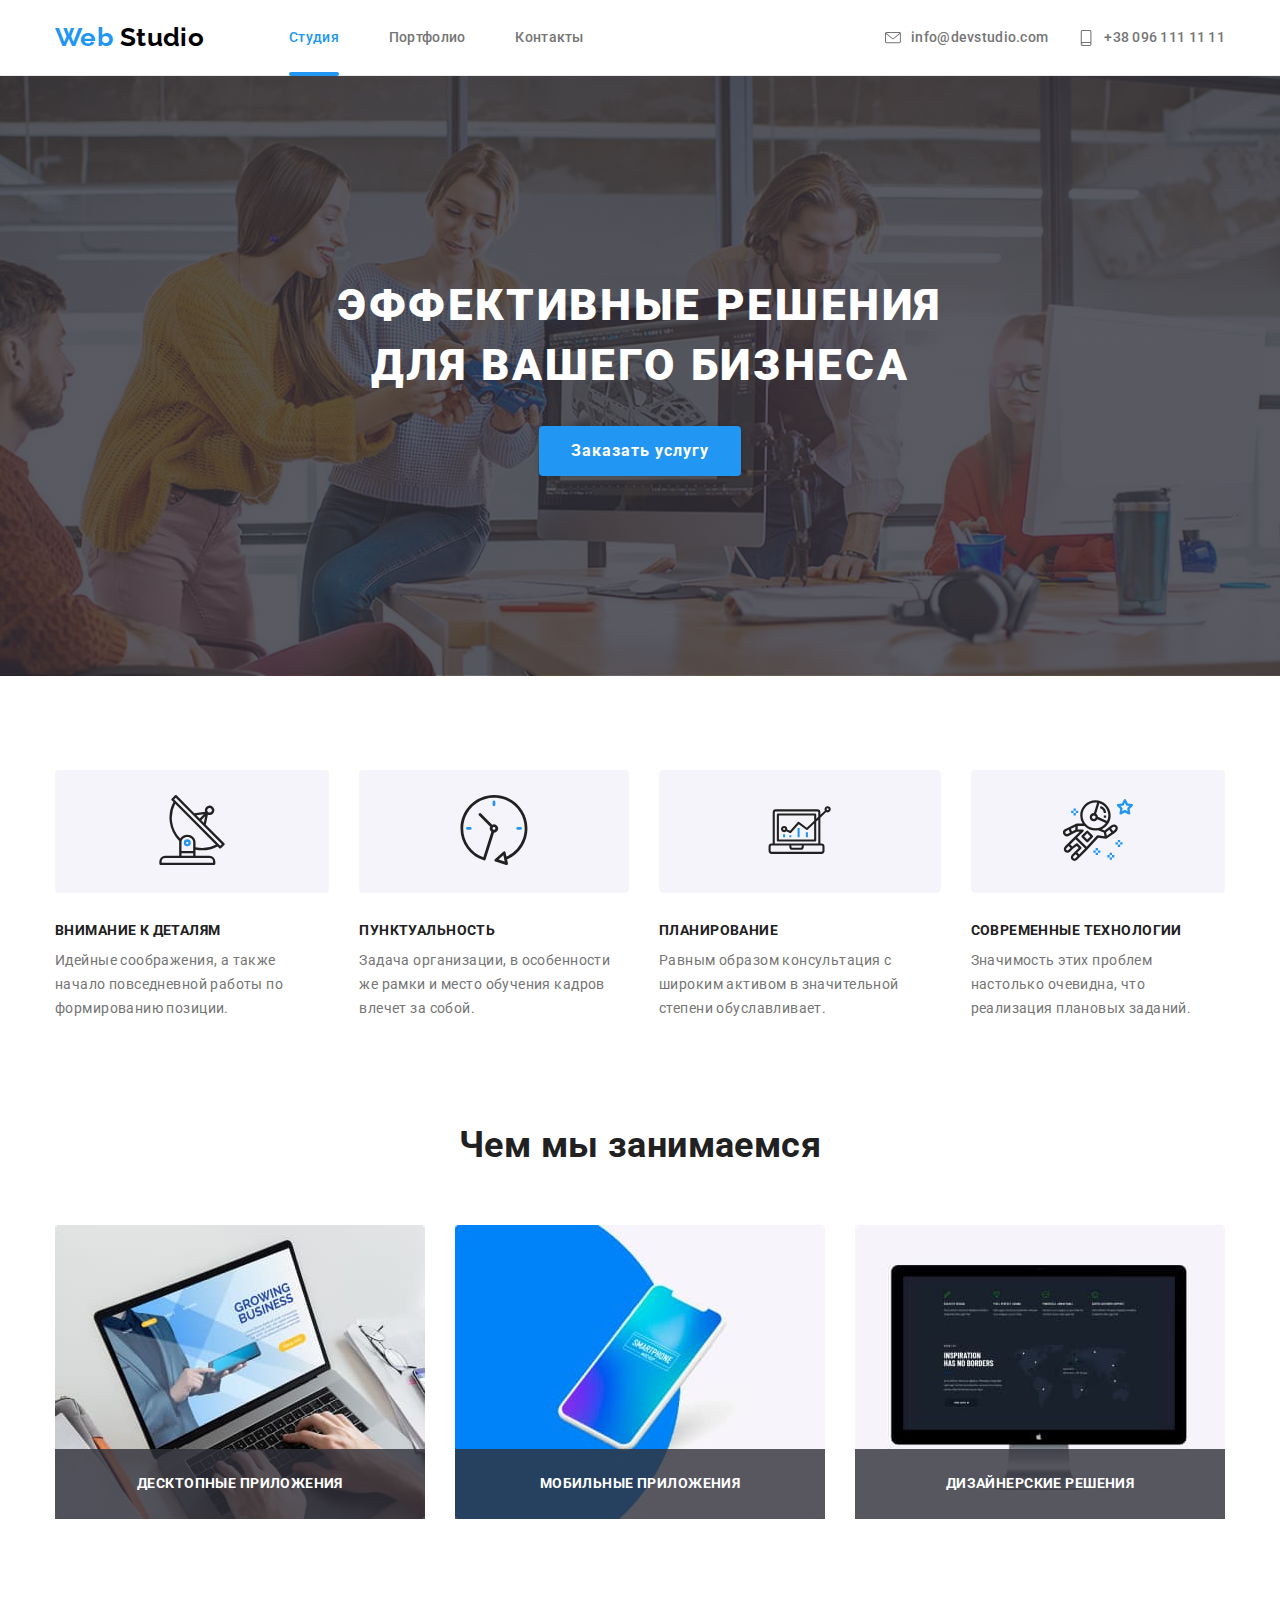
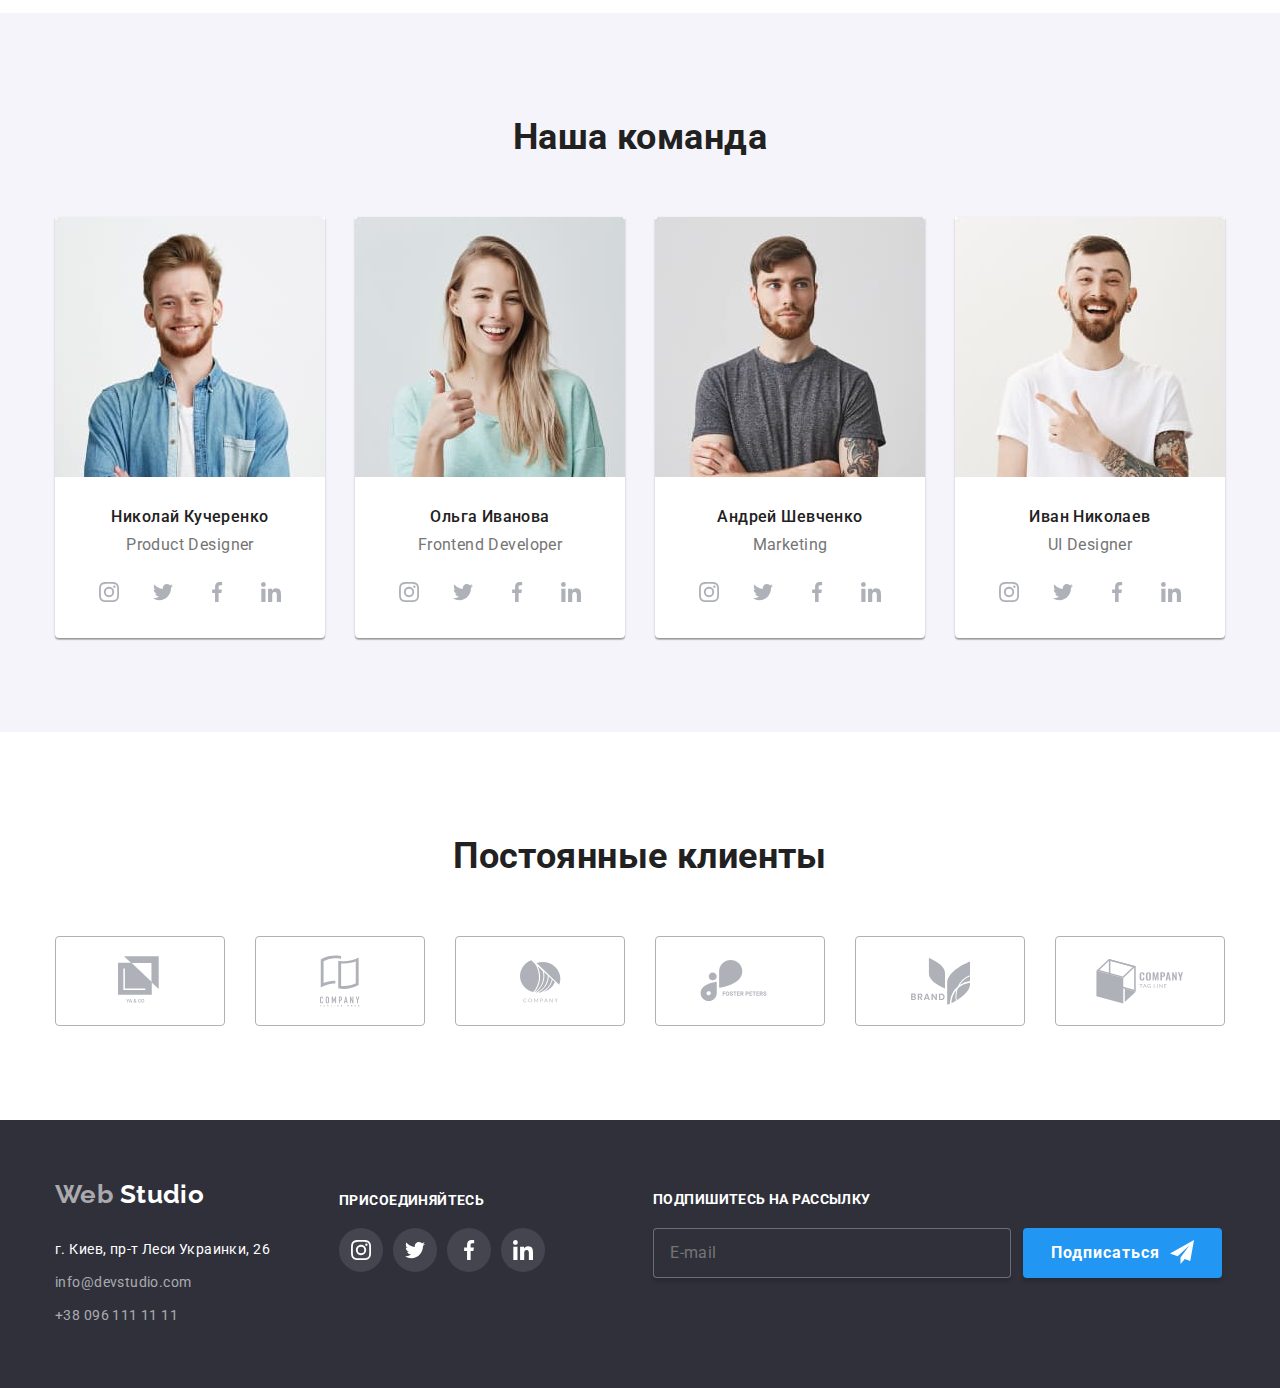
<file: index.html>
<!DOCTYPE html>
<html lang="ru">
  <head>
    <meta charset="UTF-8" />
    <meta name="viewport" content="width=device-width, initial-scale=1.0" />
    <title>
      Web Studio
    </title>
    <link
      href="https://fonts.googleapis.com/css2?family=Raleway:wght@400;700&family=Roboto:wght@400;500;700;900&display=swap"
      rel="stylesheet"
    />
    <link
      rel="stylesheet"
      href="https://cdnjs.cloudflare.com/ajax/libs/modern-normalize/0.6.0/modern-normalize.min.css"
    />
    <link rel="stylesheet" href="./css/styles.css" />
  </head>
  <body>
    <header>
      <nav class="container nav-display-flex">
        <a href="./index.html" class="logo-header-link">Web <span>Studio</span></a>

        <ul class="nav-menu-list">
          <li>
            <a href="./index.html" class="active" aria-label="Гланая страница">Студия</a>
          </li>
          <li>
            <a href="./portfolio.html" aria-label="Портфолио">Портфолио</a>
          </li>
          <li>
            <a href="#" aria-label="Контакты">Контакты</a>
          </li>
        </ul>

        <ul class="nav-contacts-list">
          <li>
            <a href="mailto:info@devstudio.com" aria-label="Написать письмо нам"
              ><span class="icon-nav-svg"
                ><svg width="16" height="16">
                  <use href="./images/sprite-min.svg#icon-email"></use></svg></span
              >info@devstudio.com</a
            >
          </li>
          <li>
            <a href="tel:+380961111111" aria-label="Позвонить нам"
              ><span class="icon-nav-svg"
                ><svg width="16" height="16">
                  <use href="./images/sprite-min.svg#icon-phone"></use></svg></span
              >+38 096 111 11 11</a
            >
          </li>
        </ul>
      </nav>
    </header>

    <main>
      <!-- Секция заказа. Главный блок -->
      <section class="section-hero">
        <div class="container">
          <h1>
            эффективные решения
            <br />
            для вашего бизнеса
          </h1>
          <a href="#" data-modal-open>Заказать услугу</a>
        </div>
      </section>

      <!-- Ценности. Скилы -->
      <section class="section-skills container">
        <!-- Скрыть -->
        <h2 class="visually-hidden">
          Наши ценности
        </h2>
        <ul>
          <li>
            <div class="pic-svg">
              <svg width="70px" height="70px">
                <use href="./images/sprite-min.svg#icon-antenna"></use>
              </svg>
            </div>
            <h3>
              Внимание к деталям
            </h3>
            <p>
              Идейные соображения, а также начало повседневной работы по формированию позиции.
            </p>
          </li>
          <li>
            <div class="pic-svg">
              <svg width="70px" height="70px">
                <use href="./images/sprite-min.svg#icon-clock"></use>
              </svg>
            </div>
            <h3>
              Пунктуальность
            </h3>
            <p>
              Задача организации, в особенности же рамки и место обучения кадров влечет за собой.
            </p>
          </li>
          <li>
            <div class="pic-svg">
              <svg width="70px" height="70px">
                <use href="./images/sprite-min.svg#icon-diagram"></use>
              </svg>
            </div>
            <h3>
              Планирование
            </h3>
            <p>
              Равным образом консультация с широким активом в значительной степени обуславливает.
            </p>
          </li>
          <li>
            <div class="pic-svg">
              <svg width="70px" height="70px">
                <use href="./images/sprite-min.svg#icon-astronaut"></use>
              </svg>
            </div>
            <h3>
              Современные технологии
            </h3>
            <p>
              Значимость этих проблем настолько очевидна, что реализация плановых заданий.
            </p>
          </li>
        </ul>
      </section>

      <!-- Что делают -->
      <section class="section-what-do container">
        <h2>
          Чем мы занимаемся
        </h2>
        <ul>
          <li>
            <img
              src="./images/content/img/index/desktop.jpg"
              alt="Десктопные приложения"
              width="370"
            />
            <div class="what-do-div">
              <h3>
                Десктопные приложения
              </h3>
            </div>
          </li>
          <li>
            <img
              src="./images/content/img/index/mobile.jpg"
              alt="Мобильные приложения"
              width="370"
            />
            <div class="what-do-div">
              <h3>
                Мобильные приложения
              </h3>
            </div>
          </li>
          <li>
            <img
              src="./images/content/img/index/desing.jpg"
              alt="Дизайнерские решения"
              width="370"
            />
            <div class="what-do-div">
              <h3>
                Дизайнерские решения
              </h3>
            </div>
          </li>
        </ul>
      </section>

      <!-- Команда. Сотрудники -->
      <section class="section-team">
        <div class="container">
          <h2>
            Наша команда
          </h2>
          <ul class="card-list">
            <li>
              <img
                src="./images/content/img/index/person-1.jpg"
                alt="Николай Кучеренко фото"
                width="270"
                title="Николай Кучеренко"
              />
              <h3>
                Николай Кучеренко
              </h3>
              <p>
                Product Designer
              </p>
              <ul class="card-social-list">
                <li>
                  <a href="#" class="social-icon-link">
                    <svg width="20px" height="20px">
                      <use href="./images/sprite-min.svg#icon-instagram"></use>
                    </svg>
                  </a>
                </li>
                <li>
                  <a href="#" class="social-icon-link">
                    <svg width="20px" height="20px">
                      <use href="./images/sprite-min.svg#icon-twitter"></use>
                    </svg>
                  </a>
                </li>
                <li>
                  <a href="#" class="social-icon-link">
                    <svg width="20px" height="20px">
                      <use href="./images/sprite-min.svg#icon-facebook"></use>
                    </svg>
                  </a>
                </li>
                <li>
                  <a href="#" class="social-icon-link">
                    <svg width="20px" height="20px">
                      <use href="./images/sprite-min.svg#icon-linkedin"></use>
                    </svg>
                  </a>
                </li>
              </ul>
            </li>
            <li>
              <img
                src="./images/content/img/index/person-2.jpg"
                alt="Ольга Иванова фото"
                width="270"
                title="Ольга Иванова"
              />
              <h3>
                Ольга Иванова
              </h3>
              <p>
                Frontend Developer
              </p>
              <ul class="card-social-list">
                <li>
                  <a href="#" class="social-icon-link">
                    <svg width="20px" height="20px">
                      <use href="./images/sprite-min.svg#icon-instagram"></use>
                    </svg>
                  </a>
                </li>
                <li>
                  <a href="#" class="social-icon-link">
                    <svg width="20px" height="20px">
                      <use href="./images/sprite-min.svg#icon-twitter"></use>
                    </svg>
                  </a>
                </li>
                <li>
                  <a href="#" class="social-icon-link">
                    <svg width="20px" height="20px">
                      <use href="./images/sprite-min.svg#icon-facebook"></use>
                    </svg>
                  </a>
                </li>
                <li>
                  <a href="#" class="social-icon-link">
                    <svg width="20px" height="20px">
                      <use href="./images/sprite-min.svg#icon-linkedin"></use>
                    </svg>
                  </a>
                </li>
              </ul>
            </li>
            <li>
              <img
                src="./images/content/img/index/person-3.jpg"
                alt="Андрей Шевченко фото"
                width="270"
                title="Андрей Шевченко"
              />
              <h3>
                Андрей Шевченко
              </h3>
              <p>
                Marketing
              </p>
              <ul class="card-social-list">
                <li>
                  <a href="#" class="social-icon-link">
                    <svg width="20px" height="20px">
                      <use href="./images/sprite-min.svg#icon-instagram"></use>
                    </svg>
                  </a>
                </li>
                <li>
                  <a href="#" class="social-icon-link">
                    <svg width="20px" height="20px">
                      <use href="./images/sprite-min.svg#icon-twitter"></use>
                    </svg>
                  </a>
                </li>
                <li>
                  <a href="#" class="social-icon-link">
                    <svg width="20px" height="20px">
                      <use href="./images/sprite-min.svg#icon-facebook"></use>
                    </svg>
                  </a>
                </li>
                <li>
                  <a href="#" class="social-icon-link">
                    <svg width="20px" height="20px">
                      <use href="./images/sprite-min.svg#icon-linkedin"></use>
                    </svg>
                  </a>
                </li>
              </ul>
            </li>
            <li>
              <img
                src="./images/content/img/index/person-4.jpg"
                alt="Иван Николаев фото"
                width="270"
                title="Иван Николаев"
              />
              <h3>
                Иван Николаев
              </h3>
              <p>
                UI Designer
              </p>
              <ul class="card-social-list">
                <li>
                  <a href="#" class="social-icon-link">
                    <svg width="20px" height="20px">
                      <use href="./images/sprite-min.svg#icon-instagram"></use>
                    </svg>
                  </a>
                </li>
                <li>
                  <a href="#" class="social-icon-link">
                    <svg width="20px" height="20px">
                      <use href="./images/sprite-min.svg#icon-twitter"></use>
                    </svg>
                  </a>
                </li>
                <li>
                  <a href="#" class="social-icon-link">
                    <svg width="20px" height="20px">
                      <use href="./images/sprite-min.svg#icon-facebook"></use>
                    </svg>
                  </a>
                </li>
                <li>
                  <a href="#" class="social-icon-link">
                    <svg width="20px" height="20px">
                      <use href="./images/sprite-min.svg#icon-linkedin"></use>
                    </svg>
                  </a>
                </li>
              </ul>
            </li>
          </ul>
        </div>
      </section>

      <!-- Клиенты -->
      <section class="section-clients container">
        <h2>
          Постоянные клиенты
        </h2>
        <ul>
          <li>
            <a href="#" aria-label="Ссылка на сайт Компании-1" class="client-link">
              <svg width="45px" height="50px">
                <use href="./images/sprite-min.svg#icon-client-1"></use>
              </svg>
            </a>
          </li>
          <li>
            <a href="#" aria-label="Ссылка на сайт Компании-2" class="client-link">
              <svg width="40px" height="52px">
                <use href="./images/sprite-min.svg#icon-client-2"></use>
              </svg>
            </a>
          </li>
          <li>
            <a href="#" aria-label="Ссылка на сайт Компании-3" class="client-link">
              <svg width="41px" height="43px">
                <use href="./images/sprite-min.svg#icon-client-3"></use>
              </svg>
            </a>
          </li>
          <li>
            <a href="#" aria-label="Ссылка на сайт Компании-4" class="client-link">
              <svg width="80px" height="42px">
                <use href="./images/sprite-min.svg#icon-client-4"></use>
              </svg>
            </a>
          </li>
          <li>
            <a href="#" aria-label="Ссылка на сайт Компании-5" class="client-link">
              <svg width="59px" height="47px">
                <use href="./images/sprite-min.svg#icon-client-5"></use>
              </svg>
            </a>
          </li>
          <li>
            <a href="#" aria-label="Ссылка на сайт Компании-6" class="client-link">
              <svg width="88px" height="45px">
                <use href="./images/sprite-min.svg#icon-client-6"></use>
              </svg>
            </a>
          </li>
        </ul>
      </section>
    </main>

    <!-- Footer -->
    <footer>
      <div class="container">
        <div class="footer-content">
          <!-- Contacts -->
          <section class="footer-section-contacts">
            <h2 class="visually-hidden">
              Контакты
            </h2>
            <a href="./index.html" class="logo-footer-link">Web <span>Studio</span></a>
            <address>
              <ul class="footer-contacts-list">
                <li>
                  <p>
                    г. Киев, пр-т Леси Украинки, 26
                  </p>
                </li>
                <li>
                  <a href="mailto:info@devstudio.com">info@devstudio.com</a>
                </li>
                <li>
                  <a href="tel:+380961111111">+38 096 111 11 11</a>
                </li>
              </ul>
            </address>
          </section>

          <!-- Follow me -->
          <section class="footer-section-follow-me">
            <h2 class="visually-hidden">Мы в социальных сетях</h2>
            <b>присоединяйтесь</b>
            <ul>
              <li>
                <a href="#" aria-label="Ссылка на Instagram" class="social-icon-link">
                  <svg width="20px" height="20px">
                    <use href="./images/sprite-min.svg#icon-instagram"></use>
                  </svg>
                </a>
              </li>
              <li>
                <a href="#" aria-label="Ссылка на Twitter" class="social-icon-link">
                  <svg width="20px" height="20px">
                    <use href="./images/sprite-min.svg#icon-twitter"></use>
                  </svg>
                </a>
              </li>
              <li>
                <a href="#" aria-label="Ссылка на Facebook" class="social-icon-link">
                  <svg width="20px" height="20px">
                    <use href="./images/sprite-min.svg#icon-facebook"></use>
                  </svg>
                </a>
              </li>
              <li>
                <a href="#" aria-label="Ссылка на Linkedin" class="social-icon-link">
                  <svg width="20px" height="20px">
                    <use href="./images/sprite-min.svg#icon-linkedin"></use>
                  </svg>
                </a>
              </li>
            </ul>
          </section>

          <section class="footer-section-subscribe">
            <h2>Подпишитесь на рассылку</h2>
            <form class="form-subscribe" autocomplete="off">
              <label class="form-subscribe-field">
                <input type="email" class="form-subscribe-input" name="mail" placeholder="E-mail" />
              </label>
              <button type="submit" class="form-subscribe-submit">
                <span class="form-subscribe-label">Подписаться</span>
                <span class="form-subscribe-icon">
                  <svg width="24px" height="24px">
                    <use href="./images/sprite-min.svg#icon-send"></use>
                  </svg>
                </span>
              </button>
            </form>
          </section>
        </div>
        <!-- Copyright -->
        <!-- <section class="footer-section-copyright">
          <p>2020 | Developed by GoIT Students</p>
        </section> -->
      </div>
    </footer>

    <!-- Modal -->
    <div class="backdrop is-hidden" data-modal>
      <div class="modal">
        <button class="btn-close" data-modal-close>
          <svg width="11px" height="11px">
            <use href="./images/sprite-min.svg#icon-close"></use>
          </svg>
        </button>
        <h2>Оставьте свои данные, мы вам перезвоним</h2>
        <form class="form-callback" autocomplete="off">
          <label class="form-callback-field">
            <input type="text" class="form-callback-input" name="name" placeholder=" " />
            <span class="form-callback-icon">
              <svg width="12px" height="12px">
                <use href="./images/sprite-min.svg#icon-human"></use>
              </svg>
            </span>
            <span class="form-callback-label">Имя</span>
          </label>
          <label class="form-callback-field">
            <input type="tel" class="form-callback-input" name="phone" placeholder=" " />
            <span class="form-callback-icon">
              <svg width="12px" height="12px">
                <use href="./images/sprite-min.svg#icon-phone-2"></use>
              </svg>
            </span>
            <span class="form-callback-label">Телефон</span>
          </label>
          <label class="form-callback-field">
            <input type="email" class="form-callback-input" name="email" placeholder=" " />
            <span class="form-callback-icon">
              <svg width="12px" height="12px">
                <use href="./images/sprite-min.svg#icon-email-2"></use>
              </svg>
            </span>
            <span class="form-callback-label">Почта</span>
          </label>
          <div class="textarea-wrapper">
            <textarea name="comment" class="form-callback-textarea" placeholder=" "></textarea>
            <span class="form-callback-text">Комментарий</span>
          </div>
          <label class="form-callback-checkbox">
            <input type="checkbox" class="form-callback-checkbox--input" name="callback-agree" />
            <span class="form-callback-icon--checkbox"></span>
            <span class="form-callback-text--checkbox">Соглашаюсь с рассылкой и принимаю</span>
            <a href="#">Условия договора</a>
          </label>
          <button type="submit" class="form-callback-submit">Отправить</button>
        </form>
      </div>
    </div>

    <script src="./js/modal.js"></script>
  </body>
</html>
</file>
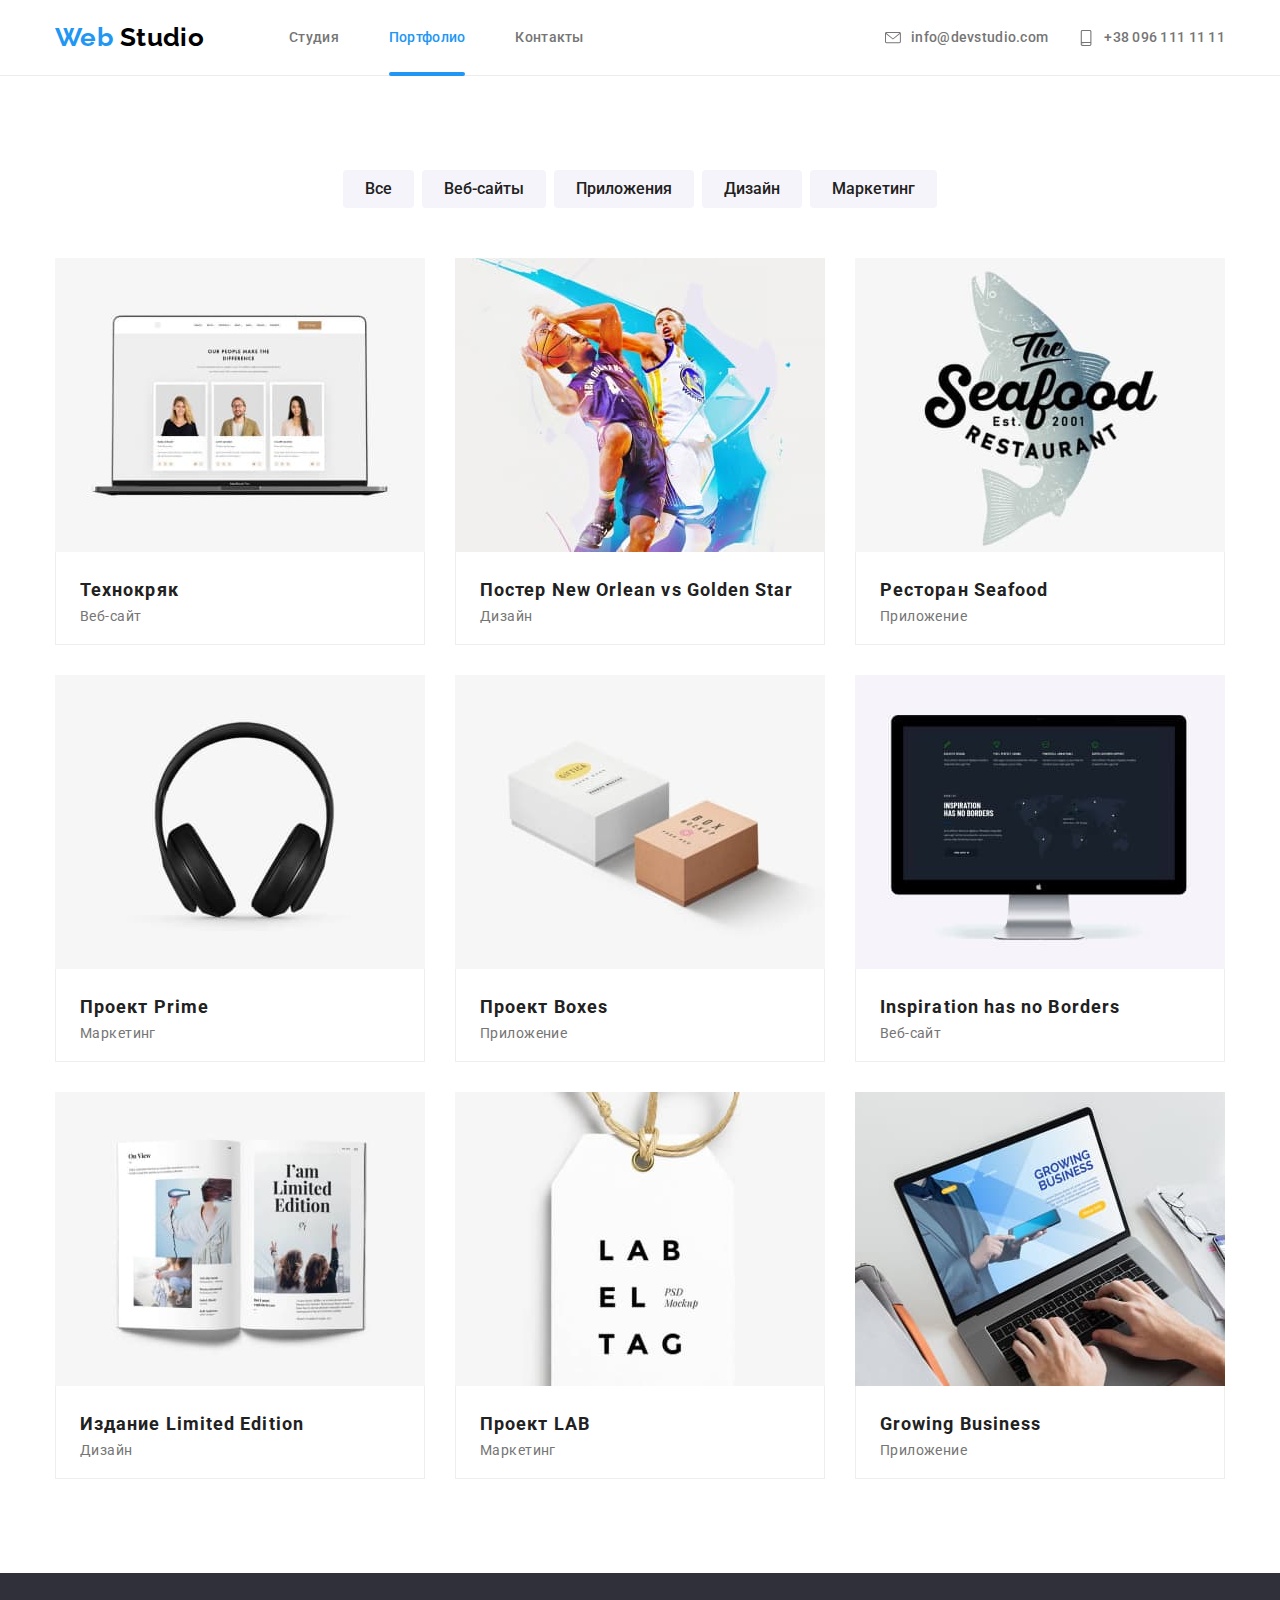
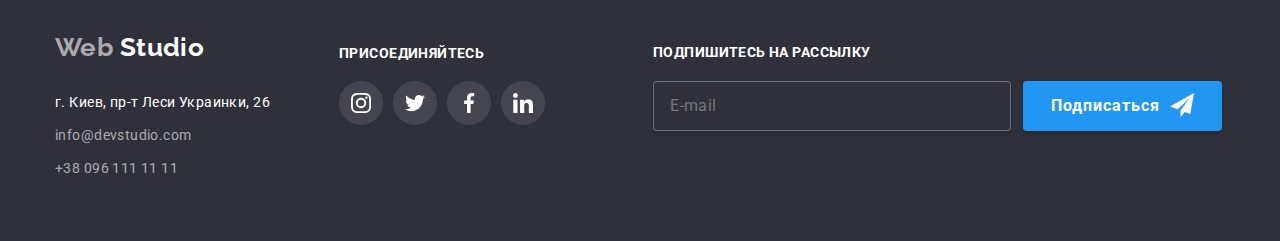
<file: portfolio.html>
<!DOCTYPE html>
<html lang="ru">
  <head>
    <meta charset="UTF-8" />
    <meta name="viewport" content="width=device-width, initial-scale=1.0" />
    <title>Web Studio::Portfolio</title>
    <link
      href="https://fonts.googleapis.com/css2?family=Raleway:wght@400;700&family=Roboto:wght@400;500;700;900&display=swap"
      rel="stylesheet"
    />
    <link
      rel="stylesheet"
      href="https://cdnjs.cloudflare.com/ajax/libs/modern-normalize/0.6.0/modern-normalize.min.css"
    />
    <link rel="stylesheet" href="./css/styles.css" />
  </head>

  <body>
    <header>
      <nav class="container nav-display-flex">
        <a href="./index.html" class="logo-header-link">Web <span>Studio</span></a>

        <ul class="nav-menu-list">
          <li>
            <a href="./index.html" aria-label="Гланая страница">Студия</a>
          </li>
          <li>
            <a href="./portfolio.html" class="active" aria-label="Портфолио">Портфолио</a>
          </li>
          <li>
            <a href="#" aria-label="Контакты">Контакты</a>
          </li>
        </ul>

        <ul class="nav-contacts-list">
          <li>
            <a href="mailto:info@devstudio.com" aria-label="Написать письмо нам"
              ><span class="icon-nav-svg"
                ><svg width="16" height="16">
                  <use href="./images/sprite-min.svg#icon-email"></use></svg></span
              >info@devstudio.com</a
            >
          </li>
          <li>
            <a href="tel:+380961111111" aria-label="Позвонить нам"
              ><span class="icon-nav-svg"
                ><svg width="16" height="16">
                  <use href="./images/sprite-min.svg#icon-phone"></use></svg></span
              >+38 096 111 11 11</a
            >
          </li>
        </ul>
      </nav>
    </header>

    <main>
      <section class="section-portfolio container">
        <h1 class="visually-hidden">Портфолио</h1>
        <div class="buttons">
          <button type="button" class="portfolio-button">Все</button>
          <button type="button" class="portfolio-button">Веб-сайты</button>
          <button type="button" class="portfolio-button">Приложения</button>
          <button type="button" class="portfolio-button">Дизайн</button>
          <button type="button" class="portfolio-button">Маркетинг</button>
        </div>
        <ul class="portfolio-list">
          <li>
            <a href="#">
              <div class="portfolio-image">
                <img src="./images/content/img/portfolio/img-1.jpg" alt="Изображение 1" />
                <div class="portfolio-p">
                  <p>
                    Технокряк это современная площадка распространения коронавируса. Компании
                    используют эту платформу для цифрового шпионажа и атак на защищённые сервера
                    конкурентов.
                  </p>
                </div>
              </div>
              <!-- </div> -->
              <div class="portfolio-list-text">
                <h2>Технокряк</h2>
                <p>Веб-сайт</p>
              </div>
            </a>
          </li>
          <li>
            <a href="#">
              <div class="portfolio-image">
                <img src="./images/content/img/portfolio/img-2.jpg" alt="Изображение 2" />
                <div class="portfolio-p">
                  <p>
                    Технокряк это современная площадка распространения коронавируса. Компании
                    используют эту платформу для цифрового шпионажа и атак на защищённые сервера
                    конкурентов.
                  </p>
                </div>
              </div>
              <div class="portfolio-list-text">
                <h2>Постер New Orlean vs Golden Star</h2>
                <p>Дизайн</p>
              </div>
            </a>
          </li>
          <li>
            <a href="#">
              <div class="portfolio-image">
                <img src="./images/content/img/portfolio/img-3.jpg" alt="Изображение 3" />
                <div class="portfolio-p">
                  <p>
                    Технокряк это современная площадка распространения коронавируса. Компании
                    используют эту платформу для цифрового шпионажа и атак на защищённые сервера
                    конкурентов.
                  </p>
                </div>
              </div>
              <div class="portfolio-list-text">
                <h2>Ресторан Seafood</h2>
                <p>Приложение</p>
              </div>
            </a>
          </li>
          <li>
            <a href="#">
              <div class="portfolio-image">
                <img src="./images/content/img/portfolio/img-4.jpg" alt="Изображение 4" />
                <div class="portfolio-p">
                  <p>
                    Технокряк это современная площадка распространения коронавируса. Компании
                    используют эту платформу для цифрового шпионажа и атак на защищённые сервера
                    конкурентов.
                  </p>
                </div>
              </div>
              <div class="portfolio-list-text">
                <h2>Проект Prime</h2>
                <p>Маркетинг</p>
              </div>
            </a>
          </li>
          <li>
            <a href="#">
              <div class="portfolio-image">
                <img src="./images/content/img/portfolio/img-5.jpg" alt="Изображение 5" />
                <div class="portfolio-p">
                  <p>
                    Технокряк это современная площадка распространения коронавируса. Компании
                    используют эту платформу для цифрового шпионажа и атак на защищённые сервера
                    конкурентов.
                  </p>
                </div>
              </div>
              <div class="portfolio-list-text">
                <h2>Проект Boxes</h2>
                <p>Приложение</p>
              </div>
            </a>
          </li>
          <li>
            <a href="#">
              <div class="portfolio-image">
                <img src="./images/content/img/portfolio/img-6.jpg" alt="Изображение 6" />
                <div class="portfolio-p">
                  <p>
                    Технокряк это современная площадка распространения коронавируса. Компании
                    используют эту платформу для цифрового шпионажа и атак на защищённые сервера
                    конкурентов.
                  </p>
                </div>
              </div>
              <div class="portfolio-list-text">
                <h2>Inspiration has no Borders</h2>
                <p>Веб-сайт</p>
              </div>
            </a>
          </li>
          <li>
            <a href="#">
              <div class="portfolio-image">
                <img src="./images/content/img/portfolio/img-7.jpg" alt="Изображение 7" />
                <div class="portfolio-p">
                  <p>
                    Технокряк это современная площадка распространения коронавируса. Компании
                    используют эту платформу для цифрового шпионажа и атак на защищённые сервера
                    конкурентов.
                  </p>
                </div>
              </div>
              <div class="portfolio-list-text">
                <h2>Издание Limited Edition</h2>
                <p>Дизайн</p>
              </div>
            </a>
          </li>
          <li>
            <a href="#">
              <div class="portfolio-image">
                <img src="./images/content/img/portfolio/img-8.jpg" alt="Изображение 8" />
                <div class="portfolio-p">
                  <p>
                    Технокряк это современная площадка распространения коронавируса. Компании
                    используют эту платформу для цифрового шпионажа и атак на защищённые сервера
                    конкурентов.
                  </p>
                </div>
              </div>
              <div class="portfolio-list-text">
                <h2>Проект LAB</h2>
                <p>Маркетинг</p>
              </div>
            </a>
          </li>
          <li>
            <a href="#">
              <div class="portfolio-image">
                <img src="./images/content/img/portfolio/img-9.jpg" alt="Изображение 9" />
                <div class="portfolio-p">
                  <p>
                    Технокряк это современная площадка распространения коронавируса. Компании
                    используют эту платформу для цифрового шпионажа и атак на защищённые сервера
                    конкурентов.
                  </p>
                </div>
              </div>
              <div class="portfolio-list-text">
                <h2>Growing Business</h2>
                <p>Приложение</p>
              </div>
            </a>
          </li>
        </ul>
      </section>
    </main>

    <!-- Footer -->
    <footer>
      <div class="container">
        <div class="footer-content">
          <!-- Contacts -->
          <section class="footer-section-contacts">
            <h2 class="visually-hidden">
              Контакты
            </h2>
            <a href="./index.html" class="logo-footer-link">Web <span>Studio</span></a>
            <address>
              <ul class="footer-contacts-list">
                <li>
                  <p>
                    г. Киев, пр-т Леси Украинки, 26
                  </p>
                </li>
                <li>
                  <a href="mailto:info@devstudio.com">info@devstudio.com</a>
                </li>
                <li>
                  <a href="tel:+380961111111">+38 096 111 11 11</a>
                </li>
              </ul>
            </address>
          </section>

          <!-- Follow me -->
          <section class="footer-section-follow-me">
            <h2 class="visually-hidden">Мы в социальных сетях</h2>
            <b>присоединяйтесь</b>
            <ul>
              <li>
                <a href="#" aria-label="Ссылка на Instagram" class="social-icon-link">
                  <svg width="20px" height="20px">
                    <use href="./images/sprite-min.svg#icon-instagram"></use>
                  </svg>
                </a>
              </li>
              <li>
                <a href="#" aria-label="Ссылка на Twitter" class="social-icon-link">
                  <svg width="20px" height="20px">
                    <use href="./images/sprite-min.svg#icon-twitter"></use>
                  </svg>
                </a>
              </li>
              <li>
                <a href="#" aria-label="Ссылка на Facebook" class="social-icon-link">
                  <svg width="20px" height="20px">
                    <use href="./images/sprite-min.svg#icon-facebook"></use>
                  </svg>
                </a>
              </li>
              <li>
                <a href="#" aria-label="Ссылка на Linkedin" class="social-icon-link">
                  <svg width="20px" height="20px">
                    <use href="./images/sprite-min.svg#icon-linkedin"></use>
                  </svg>
                </a>
              </li>
            </ul>
          </section>

          <section class="footer-section-subscribe">
            <h2>Подпишитесь на рассылку</h2>
            <form class="form-subscribe" autocomplete="off">
              <label class="form-subscribe-field">
                <input type="email" class="form-subscribe-input" name="mail" placeholder="E-mail" />
              </label>
              <button type="submit" class="form-subscribe-submit">
                <span class="form-subscribe-label">Подписаться</span>
                <span class="form-subscribe-icon">
                  <svg width="24px" height="24px">
                    <use href="./images/sprite-min.svg#icon-send"></use>
                  </svg>
                </span>
              </button>
            </form>
          </section>
        </div>
        <!-- Copyright -->
        <!-- <section class="footer-section-copyright">
              <p>2020 | Developed by GoIT Students</p>
            </section> -->
      </div>
    </footer>
  </body>
</html>
</file>
<file: css/styles.css>
:root {
  --letter-spacing-main: 00.03em;
  --main-color-text: #757575;
  --actual-color-text: #2196f3;
  --second-color-text: #000000;
  --heads-color-text: #212121;
  --white-index: #ffffff;
  --footer-bg-color: #2f303a;
  --social-svg-color: #afb1b8;
  --template-color-delete: lightgrey;
  --kubik-rubik: cubic-bezier(0.4, 0, 0.2, 1);
}
body {
  font-family: 'Roboto', sans-serif;
  font-size: 14px;
  letter-spacing: var(--letter-spacing-main);
  background-color: var(--bg-main);
  color: var(--main-color-text);
}
a,
a:visited {
  text-decoration: none;
  color: inherit;
}
ul {
  margin: 0;
  padding: 0;
  list-style: none;
}
h1,
h2,
h3,
h4,
h5,
h6 {
  margin: 0;
  text-align: center;
}
h2 {
  font-size: 36px;
  line-height: 1.67;
  font-weight: 700;
  color: var(--heads-color-text);
}
img {
  display: block; /* убиваем нижние отступы! */
}
.container {
  width: 1200px;
  margin-left: auto;
  margin-right: auto;
  padding: 0 15px;
}
.visually-hidden {
  position: absolute;
  width: 1px;
  height: 1px;
  margin: -1px;
  border: 0;
  padding: 0;
  clip: rect(0 0 0 0);
  overflow: hidden;
}

/* Header */
header {
  border-bottom: 1px solid #ececec;
}
.nav-display-flex {
  display: flex;
  align-items: center;
}
.logo-header-link {
  margin-right: 85px;
  font-family: 'Raleway', sans-serif;
  font-weight: 700;
  font-size: 26px;
  line-height: 1.19;
}
a.logo-header-link,
a:visited.logo-header-link {
  color: var(--actual-color-text);
}
a.logo-header-link span,
a:visited.logo-header-link span {
  color: var(--second-color-text);
}

.nav-menu-list {
  display: flex;
  font-weight: 500;
  letter-spacing: 0.02em;
}
.nav-menu-list > li:not(:last-child) {
  margin-right: 50px;
}
.nav-menu-list > li > a {
  display: block;
  position: relative;
  line-height: 75px;
  color: inherit;

  transition: color 250ms var(--kubik-rubik) 0ms;
}

.nav-menu-list a:hover,
.nav-menu-list a:focus,
.nav-menu-list .active {
  color: var(--actual-color-text);
}
.nav-menu-list .active::after {
  content: '';
  position: absolute;
  left: 0;
  bottom: -1px;
  width: 100%;
  height: 4px;
  border-radius: 2px;
  background-color: var(--actual-color-text);
}

.nav-contacts-list {
  display: flex;
  margin-left: auto;
  align-items: center;
}

.nav-contacts-list > li:not(:last-child) {
  margin-right: 30px;
}
.nav-contacts-list a {
  color: inherit;
  fill: currentColor;
  font-weight: 500;
  letter-spacing: 0.02em;

  transition: all 250ms var(--kubik-rubik) 0ms;
}
.nav-contacts-list a:hover,
.nav-contacts-list a:focus {
  color: var(--actual-color-text);
  fill: var(--actual-color-text);
}
.icon-nav-svg {
  padding-right: 10px;
  line-height: 0;
  vertical-align: middle;
}

/* Hero */
.section-hero {
  max-width: 1600px;
  margin-left: auto;
  margin-right: auto;
  padding: 200px 0;
  text-align: center;
  margin-bottom: 94px;

  /* hw-4 */
  background-color: var(--second-color-text);
  background-image: linear-gradient(to right, rgba(47, 48, 58, 0.8), rgba(47, 48, 58, 0.8)),
    url('../images/decor/img/hero.jpg');
  background-repeat: no-repeat;
  background-position: center;
  background-size: cover;
}
.section-hero > div > h1 {
  margin: 0;
  margin-bottom: 30px;
  line-height: 1.36;
  font-size: 44px;
  font-weight: 900;
  text-transform: uppercase;
  letter-spacing: 0.06em;
  color: var(--white-index);
}
.section-hero a {
  display: inline-block;
  padding: 10px 32px;

  font-size: 16px;
  font-weight: 700;
  line-height: 1.88;
  letter-spacing: 0.06em;

  background-color: var(--actual-color-text);
  color: var(--white-index);
  border-radius: 4px;
  box-shadow: 0 0 4px rgba(0, 0, 0, 0.15);
}

/* HEADS */
.section-skills h3,
.section-what-do h3 {
  font-size: 14px;
  text-transform: uppercase;
  color: var(--heads-color-text);
  font-weight: 700;
  line-height: 1.14;
  text-align: left;
}

/* Section Skills */
.section-skills {
  margin-bottom: 94px;
}

.section-skills > ul {
  display: flex;
  margin: 0 -15px;
}
.section-skills > ul > li {
  margin: 0 15px;
}
.section-skills h3 {
  margin-bottom: 10px;
}
.section-skills p {
  margin: 0;
  line-height: 1.71;
}
.section-skills .pic-svg {
  margin-bottom: 30px;
  padding: 25px 0;
  text-align: center;
  border-radius: 4px;
  background-color: #f5f4fa;
  fill: var(--heads-color-text);
}

/* Section What's Do? */
.section-what-do {
  margin-bottom: 94px;
}
.section-what-do h2 {
  margin-bottom: 50px;
}
.section-what-do > ul {
  display: flex;
  margin: 0 -15px;
}
.section-what-do > ul > li {
  display: flex;
  position: relative;
  margin: 0 15px;
}
.section-what-do .what-do-div {
  position: absolute;
  left: 0;
  bottom: 0;
  width: 100%;
  padding: 27px 0;
  background: rgba(47, 48, 58, 0.8);
}
.section-what-do .what-do-div h3 {
  text-align: center;
  color: var(--white-index);
}
/* Section Team */
.section-team {
  margin-bottom: 94px;
  padding: 94px 0;
  background-color: #f5f4fa;
}
.section-team h2 {
  margin-bottom: 50px;
}
.section-team .card-list {
  display: flex;
  margin: 0 -15px;
}
.section-team .card-list > li {
  margin: 0 15px;
  background-color: var(--white-index);

  box-shadow: 0px 2px 1px rgba(0, 0, 0, 0.2), 0px 1px 1px rgba(0, 0, 0, 0.14),
    0px 1px 3px rgba(0, 0, 0, 0.12);
  border-radius: 0px 0px 4px 4px;
}
.section-team h3 {
  margin-top: 30px;
  margin-bottom: 10px;
  font-size: 16px;
  font-weight: 500;
  line-height: 1.19;
  color: var(--heads-color-text);
}
.section-team p {
  margin: 0;
  text-align: center;
  font-size: 16px;
}
.section-team .card-social-list {
  display: flex;
  margin-top: 16px;
  margin-bottom: 24px;
  margin-left: 27px;
  margin-right: 27px;
}
.section-team .card-social-list > li {
  margin: 0 5px;
}
.social-icon-link {
  display: flex;
  align-items: center;
  justify-content: center;
  width: 44px;
  height: 44px;
  border-radius: 50%;
  background-color: inherit;
  fill: var(--social-svg-color);

  transition: all 250ms var(--kubik-rubik) 0ms;
}
.social-icon-link:hover,
.social-icon-link:focus {
  fill: var(--white-index);
  background-color: var(--actual-color-text);
  /* outline: none; */
}
/* Section Clients */
.section-clients {
  margin-bottom: 94px;
}
.section-clients h2 {
  margin-bottom: 50px;
}
.section-clients a {
  display: flex;
  height: 90px;
  align-items: center;
  justify-content: center;
  border: 1px solid var(--social-svg-color);
  fill: var(--social-svg-color);
  border-radius: 4px;

  transition: all 250ms var(--kubik-rubik) 0ms;
}
.section-clients > ul {
  display: flex;
  margin: 0 -15px;
}
.section-clients > ul > li {
  width: 170px;
  margin: 0 15px;
  text-align: center;
}
.client-link:hover,
.client-link:focus {
  /* outline: none; */
  fill: var(--actual-color-text);
  border-color: var(--actual-color-text);
}

/* Footer */
footer {
  padding-bottom: 60px;
  background-color: var(--footer-bg-color);
}
/* Footer Main Content */
.footer-content {
  display: flex;
}
.logo-footer-link {
  display: inline-block;
  margin-bottom: 8px;
  font-family: 'Raleway', sans-serif;
  font-weight: 700;
  font-size: 26px;
  color: var(--actual-color-text);
}
.logo-footer-link span {
  color: var(--white-index);
}
a:visited.logo-footer-link {
  color: var(--actual-color-text);
}
/* Footer section Contacts */
.footer-section-contacts {
  margin-top: 60px;
}
.footer-section-contacts address {
  margin-top: 20px;
  margin-right: 69px;
  font-style: normal;
  line-height: 1.71;
}
.footer-contacts-list > li:not(:last-child) {
  padding-bottom: 9px;
}
.footer-contacts-list p {
  margin: 0;
  color: var(--white-index);
}

.footer-section-contacts a {
  color: rgba(255, 255, 255, 0.6);
}
/* Footer section Follow Me */
.footer-section-follow-me {
  margin-top: 72px;
}
.footer-section-follow-me b {
  text-transform: uppercase;
  color: var(--white-index);
}
.footer-section-follow-me > ul {
  display: flex;
  margin-top: 20px;
  margin-right: -5px;
  margin-left: -5px;
}
.footer-section-follow-me > ul > li {
  margin: 0 5px;
}
footer .social-icon-link {
  fill: var(--white-index);
  background-color: rgba(255, 255, 255, 0.1);
}
/* Footer Section  Subscribe*/
.footer-section-subscribe {
  margin-top: 72px;
  margin-left: 108px;
}
.footer-section-subscribe h2 {
  text-align: left;
  text-transform: uppercase;
  font-size: 14px;
  letter-spacing: var(--letter-spacing-main);
  line-height: 1.14;
  color: var(--white-index);
}
.form-subscribe {
  display: inline-flex;
  align-items: center;
  justify-content: center;
  margin-top: 20px;
}
.form-subscribe-input {
  width: 358px;
  padding: 14px 16px;
  margin: 0;

  font-size: 16px;
  line-height: 1.25;
  letter-spacing: 0.03em;
  color: rgba(255, 255, 255, 0.6);

  border: 1px solid rgba(255, 255, 255, 0.3);
  box-shadow: 0px 4px 4px rgba(0, 0, 0, 0.15);
  border-radius: 4px;
  background-color: var(--footer-bg-color);
  cursor: pointer;

  transition: border-color 250ms var(--kubik-rubik);
}

.form-subscribe-input:focus {
  outline: none;
  border-color: var(--actual-color-text);
  cursor: text;
}
.form-subscribe-submit {
  display: flex;
  align-items: center;
  justify-content: center;
  margin-left: 12px;
  padding: 10px 28px;
  cursor: pointer;
  background: var(--actual-color-text);
  border: none;
  border-radius: 4px;
  box-shadow: 0px 4px 4px rgba(0, 0, 0, 0.15);
  fill: var(--white-index);
}
.form-subscribe-label {
  font-weight: 700;
  font-size: 16px;
  line-height: 1.87;
  letter-spacing: 0.06em;
  color: var(--white-index);
}
.form-subscribe-icon {
  margin-left: 10px;
}

/* Footer Section Copyright */
.footer-section-copyright {
  padding-top: 18px;
  border-top: 1px solid rgba(255, 255, 255, 0.1);
}
.footer-section-copyright p {
  margin: 0;
  font-size: 12px;
  line-height: 2;
  text-align: center;
  color: rgba(255, 255, 255, 0.4);
}

/* Modal */
.backdrop {
  position: fixed;
  top: 0;
  left: 0;
  width: 100%;
  height: 100%;
  background-color: rgba(0, 0, 0, 0.2);
  opacity: 1;

  transition: opacity 250ms var(--kubik-rubik);
}
.backdrop.is-hidden {
  opacity: 0;
  pointer-events: none;
}
.backdrop.is-hidden .modal {
  transform: translate(-50%, -50%) scale(1.05);
}
.modal {
  position: absolute;
  top: 50%;
  left: 50%;
  width: 528px;
  padding: 40px;
  transform: translate(-50%, -50%) scale(1);
  background-color: var(--white-index);

  box-shadow: 0px 2px 1px rgba(0, 0, 0, 0.2), 0px 1px 1px rgba(0, 0, 0, 0.14),
    0px 1px 3px rgba(0, 0, 0, 0.12);
  border-radius: 4px;

  transition: transform 250ms var(--kubik-rubik);
}
.modal h2 {
  font-size: 20px;
  line-height: 1.15;
  margin-bottom: 12px;
}
.btn-close {
  position: absolute;
  top: 0;
  right: 0;
  width: 30px;
  height: 30px;
  border: 1px solid rgba(0, 0, 0, 0.1);
  border-radius: 50%;
  margin-top: 8px;
  margin-right: 8px;
  padding: 0;
  background-color: var(--white-index);
  line-height: 0;
  fill: var(--second-color-text);
  cursor: pointer;

  transition: fill 250ms var(--kubik-rubik) 0ms;
}
.btn-close:hover,
.btn-close:focus {
  fill: var(--actual-color-text);
}
/* Form Callback */
.form-callback {
  padding-top: 18px;
}
.form-callback-field {
  position: relative;
  display: block;
}
.form-callback-field:not(:last-child) {
  margin-bottom: 28px;
}
.form-callback-input {
  width: 100%;
  padding: 12px 18px;
  padding-left: 42px;
  margin: 0;
  font-size: 14px;
  line-height: 1.14;
  color: var(--main-color-text);
  border: 1px solid;
  border-color: rgba(33, 33, 33, 0.2);
  border-radius: 4px;
  cursor: pointer;

  transition: border-color 250ms var(--kubik-rubik);
}
.form-callback-input:focus {
  outline: none;
  border-color: var(--actual-color-text);
}
.form-callback-icon {
  position: absolute;
  top: 50%;
  left: 19px;
  transform: translateY(-50%);

  fill: var(--heads-color-text);
  transition: fill 250ms var(--kubik-rubik);
}
.form-callback-label {
  position: absolute;
  top: 50%;
  left: 42px;
  font-size: 14px;
  line-height: 1.14;
  color: var(--main-color-text);
  transform: translate(0px, -50%);
  letter-spacing: 0.01em;

  transition: transform 250ms var(--kubik-rubik), font-size 250ms var(--kubik-rubik),
    line-height 250ms var(--kubik-rubik), color 250ms var(--kubik-rubik);
}
.form-callback-input:focus ~ .form-callback-label,
.form-callback-input:not(:placeholder-shown) ~ .form-callback-label {
  font-size: 12px;
  line-height: 1.17;
  color: var(--actual-color-text);
  transform: translate(-23px, -40px);
}
.form-callback-input:focus ~ .form-callback-icon {
  fill: var(--actual-color-text);
}
.textarea-wrapper {
  position: relative;
  height: 120px;
}
.form-callback-textarea {
  width: 100%;
  height: 100%;
  padding: 12px 16px;
  resize: none;
  border: 1px solid;
  border-color: rgba(33, 33, 33, 0.2);
  border-radius: 4px;
  cursor: pointer;
  font-size: 14px;
  line-height: 1.14;
  letter-spacing: 0.01em;
  color: var(--main-color-text);

  transition: border-color 250ms var(--kubik-rubik);
}
.form-callback-textarea:focus {
  cursor: text;
  outline: none;
  border-color: var(--actual-color-text);
}
.form-callback-text {
  position: absolute;
  top: 0;
  left: 0;
  font-size: 14px;
  line-height: 1.14;
  letter-spacing: 0.01em;
  color: var(--main-color-text);
  transform: translate(16px, 12px);

  transition: transform 250ms var(--kubik-rubik), font-size 250ms var(--kubik-rubik),
    line-height 250ms var(--kubik-rubik), color 250ms var(--kubik-rubik);
}
.form-callback-textarea:focus ~ .form-callback-text,
.form-callback-textarea:not(:placeholder-shown) ~ .form-callback-text {
  font-size: 12px;
  line-height: 1.17;
  color: var(--actual-color-text);

  transform: translate(17px, -19px);
}
.form-callback-checkbox {
  display: flex;
  align-items: center;
  justify-content: center;
  margin-top: 20px;
  margin-bottom: 30px;
}
.form-callback-checkbox--input {
  position: absolute;
  top: 0;
  left: 0;
  -webkit-appearance: none;
  -moz-appearance: none;
  appearance: none;
}
.form-callback-icon--checkbox {
  display: inline-block;
  width: 16px;
  height: 15px;
  border: 2px solid;
  border-color: var(--heads-color-text);
  border-radius: 2px;
  background-color: var(--white-index);
  cursor: pointer;

  transition: border-color 250ms var(--kubik-rubik), background-color 250ms var(--kubik-rubik);
}
.form-callback-checkbox--input:focus ~ .form-callback-icon--checkbox {
  border: 2px solid var(--actual-color-text);
  border-radius: 2px;
}
.form-callback-checkbox--input:checked ~ .form-callback-icon--checkbox {
  border: 2px solid;
  border-color: transparent;
  background-color: var(--actual-color-text);
  background-image: url('../images/decor/svg/src/check-full.svg');
  background-size: contain;
  background-origin: border-box;
}
.form-callback-text--checkbox {
  margin-left: 7px;
  margin-right: 4px;
  cursor: pointer;
}
.form-callback-checkbox a {
  color: var(--actual-color-text);
  text-decoration: underline;
}
.form-callback-submit {
  display: block;
  width: 200px;
  height: 50px;
  margin-left: auto;
  margin-right: auto;
  padding: 0;
  border: none;

  font-weight: bold;
  font-size: 16px;
  line-height: 1.88;
  letter-spacing: 0.06em;
  color: var(--white-index);

  background-color: var(--actual-color-text);
  box-shadow: 0px 4px 4px rgba(0, 0, 0, 0.15);
  border-radius: 4px;
  cursor: pointer;

  transition: background-color 250ms var(--kubik-rubik);
}
.form-callback-submit:hover,
.form-callback-submit:focus {
  background-color: #188ce8;
}

/* Portfolio */
.section-portfolio {
  margin: 94px auto;
}
.section-portfolio p {
  margin: 0;
}
/* Portfolio Buttons */
.buttons {
  display: flex;
  justify-content: center;
  margin-bottom: 50px;
  text-align: center;
}
.buttons .portfolio-button:not(:last-child) {
  margin-right: 8px;
}
.portfolio-button {
  padding: 6px 22px;
  background-color: #f5f4fa;
  border-radius: 4px;
  font-weight: 500;
  font-size: 16px;
  line-height: 1.62;
  text-align: center;
  color: var(--heads-color-text);
  border: none;
  box-shadow: none;
  cursor: pointer;

  transition: all 250ms var(--kubik-rubik) 0ms;
}
.portfolio-button:hover,
.portfolio-button:focus {
  background-color: var(--actual-color-text);
  color: var(--white-index);
  box-shadow: 0px 2px 2px rgba(0, 0, 0, 0.12), 0px 1px 2px rgba(0, 0, 0, 0.08),
    0px 3px 1px rgba(0, 0, 0, 0.1);
}
.portfolio-list {
  display: flex;
  flex-wrap: wrap;
}
.portfolio-list > li {
  width: calc((100% - 60px) / 3);
}

.portfolio-list > li > a {
  display: block;
  position: relative;

  overflow: hidden;
}

.portfolio-image {
  position: relative;
}
.portfolio-p {
  position: absolute;
  left: 0;
  padding: 63px 24px;
  transform: translateY(0);
  opacity: 0;
  overflow: hidden;
  background-color: rgba(33, 150, 243, 0.9);

  height: 100%;
  transition: transform 250ms var(--kubik-rubik);
}
.portfolio-p p {
  font-size: 18px;
  line-height: 1.56;
  color: var(--white-index);
}
.portfolio-list > li > a:hover,
.portfolio-list > li > a:focus {
  /* outline: none; */
  box-shadow: 1px 4px 6px rgba(0, 0, 0, 0.16), 0px 4px 4px rgba(0, 0, 0, 0.06),
    0px 1px 1px rgba(0, 0, 0, 0.12);
}
.portfolio-list > li > a:hover .portfolio-p,
.portfolio-list > li > a:focus .portfolio-p {
  transform: translateY(-100%);
  opacity: 1;
}
.portfolio-p > p {
  display: block;
  height: 100%;
  overflow: hidden;
}

.portfolio-list > li:not(:nth-child(3n)) {
  margin-right: 30px;
}
.portfolio-list > li:not(:nth-last-child(-n + 3)) {
  margin-bottom: 30px;
}

.portfolio-list h2 {
  text-align: left;
  font-weight: 700;
  font-size: 18px;
  line-height: 2;
  letter-spacing: 0.06em;
  color: var(--heads-color-text);
}

.portfolio-list-text {
  position: relative;
  padding: 20px 24px;
  border: 1px solid #eeeeee;
  border-top: none;
  background-color: var(--white-index);
}
</file>
